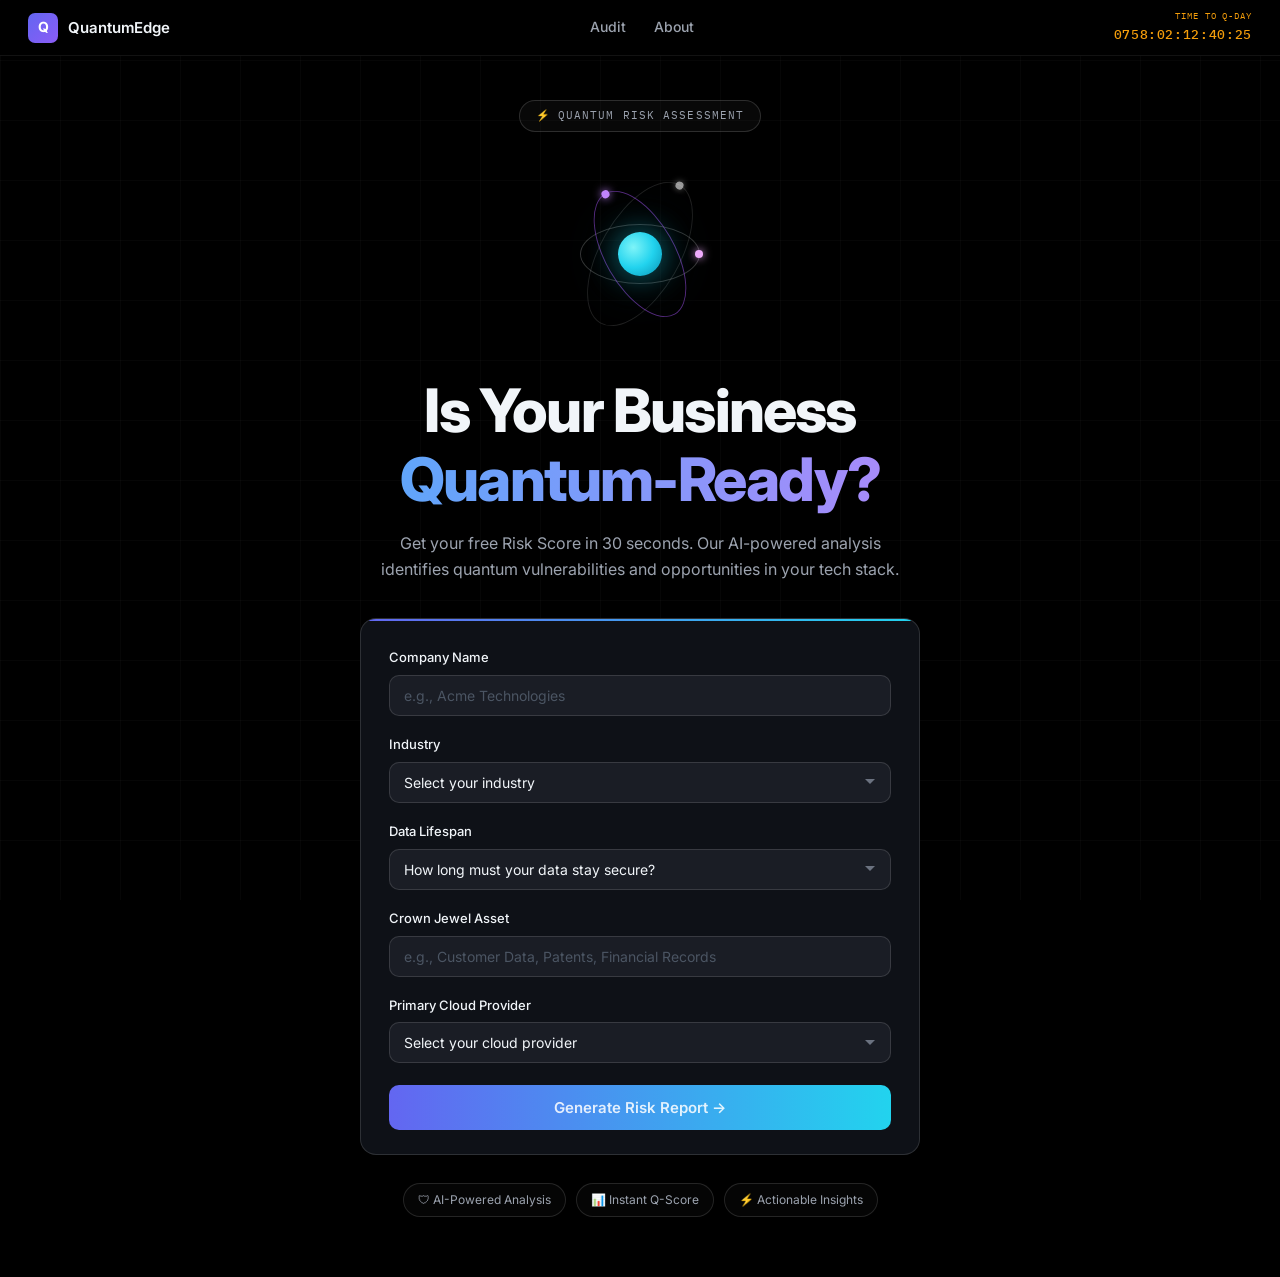
<file: index.html>
<!DOCTYPE html>
<html lang="en">
<head>
<meta charset="UTF-8">
<meta name="viewport" content="width=device-width, initial-scale=1.0">
<title>QuantumEdge — AI Readiness Platform</title>
<link rel="stylesheet" href="style.css">
</head>
<body>

<!-- NAV -->
<nav class="nav">
  <div class="nav-logo">
    <div class="nav-logo-icon">Q</div>
    <span>QuantumEdge</span>
  </div>
  <div class="nav-links">
    <a href="audit.html">Audit</a>
    <a href="#">About</a>
  </div>
  <div class="nav-countdown">
    <div class="countdown-label">TIME TO Q-DAY</div>
    <div class="countdown-timer" id="countdown">0003:10:08:11:21:23</div>
  </div>
</nav>

<!-- HERO -->
<main class="hero">
  <div class="hero-badge">
    <span class="badge-icon">⚡</span>
    QUANTUM RISK ASSESSMENT
  </div>

  <!-- Atom animation -->
  <div class="atom-wrap">
    <div class="atom">
      <div class="nucleus"></div>
      <div class="orbit orbit-1"><div class="electron e1"></div></div>
      <div class="orbit orbit-2"><div class="electron e2"></div></div>
      <div class="orbit orbit-3"><div class="electron e3"></div></div>
    </div>
  </div>

  <h1 class="hero-title">
    Is Your Business<br>
    <span class="hero-gradient">Quantum-Ready?</span>
  </h1>
  <p class="hero-sub">Get your free Risk Score in 30 seconds. Our AI-powered analysis<br>identifies quantum vulnerabilities and opportunities in your tech stack.</p>

  <!-- Assessment Form -->
  <div class="form-card">
    <div class="form-card-bar"></div>

    <div class="form-group">
      <label>Company Name</label>
      <input type="text" id="company" placeholder="e.g., Acme Technologies">
    </div>

    <div class="form-group">
      <label>Industry</label>
      <select id="industry">
        <option value="" disabled selected>Select your industry</option>
        <option>Financial Services</option>
        <option>Healthcare</option>
        <option>Technology</option>
        <option>Government</option>
        <option>Defense</option>
        <option>Energy</option>
        <option>Retail</option>
        <option>Telecommunications</option>
      </select>
    </div>

    <div class="form-group">
      <label>Data Lifespan</label>
      <select id="lifespan">
        <option value="" disabled selected>How long must your data stay secure?</option>
        <option value="short">Less than 5 years</option>
        <option value="medium">5–10 years</option>
        <option value="long">10–25 years</option>
        <option value="vlong">25+ years</option>
      </select>
    </div>

    <div class="form-group">
      <label>Crown Jewel Asset</label>
      <input type="text" id="asset" placeholder="e.g., Customer Data, Patents, Financial Records">
    </div>

    <div class="form-group">
      <label>Primary Cloud Provider</label>
      <select id="cloud">
        <option value="" disabled selected>Select your cloud provider</option>
        <option>AWS</option>
        <option>Google Cloud</option>
        <option>Microsoft Azure</option>
        <option>On-premise</option>
        <option>Hybrid</option>
        <option>Other</option>
      </select>
    </div>

    <button class="btn-generate" onclick="generate()">Generate Risk Report →</button>
  </div>

  <!-- Feature pills -->
  <div class="hero-pills">
    <div class="pill">🛡 AI-Powered Analysis</div>
    <div class="pill">📊 Instant Q-Score</div>
    <div class="pill">⚡ Actionable Insights</div>
  </div>
</main>

<script src="countdown.js"></script>
<script>
function generate() {
  const company = document.getElementById('company').value.trim() || 'Your Company';
  const industry = document.getElementById('industry').value || 'Technology';
  const lifespan = document.getElementById('lifespan').value || 'medium';
  const asset = document.getElementById('asset').value.trim() || 'Customer Data';
  const cloud = document.getElementById('cloud').value || 'AWS';

  const params = new URLSearchParams({ company, industry, lifespan, asset, cloud });
  window.location.href = 'report.html?' + params.toString();
}
</script>
</body>
</html>
</file>
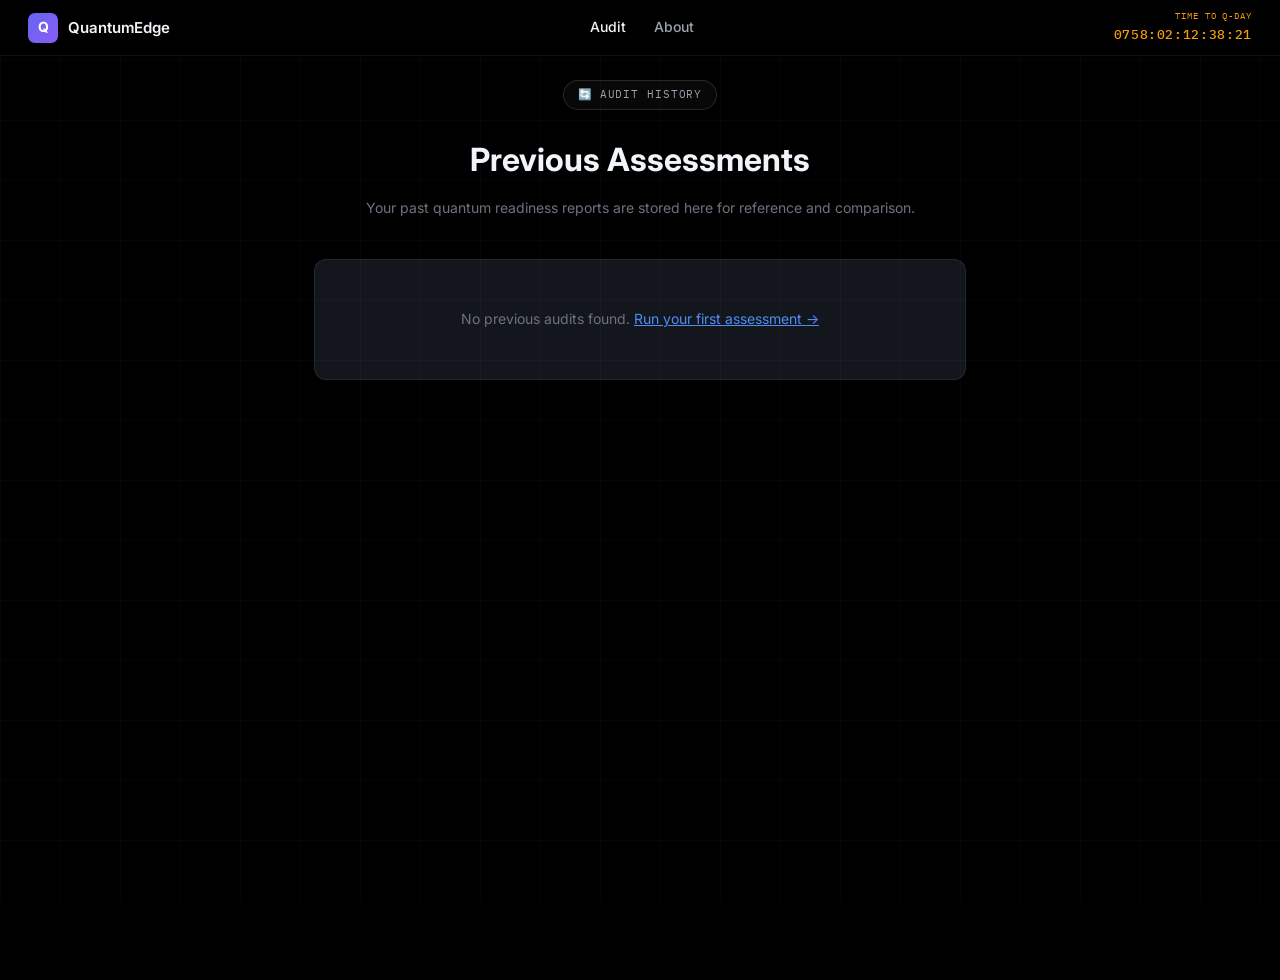
<file: audit.html>
<!DOCTYPE html>
<html lang="en">
<head>
<meta charset="UTF-8">
<meta name="viewport" content="width=device-width, initial-scale=1.0">
<title>QuantumEdge — Audit</title>
<link rel="stylesheet" href="style.css">
</head>
<body>
<nav class="nav">
  <div class="nav-logo">
    <div class="nav-logo-icon">Q</div>
    <span>QuantumEdge</span>
  </div>
  <div class="nav-links">
    <a href="audit.html" class="active">Audit</a>
    <a href="#">About</a>
  </div>
  <div class="nav-countdown">
    <div class="countdown-label">TIME TO Q-DAY</div>
    <div class="countdown-timer" id="countdown">0003:10:08:11:21:23</div>
  </div>
</nav>
<div style="max-width:700px;margin:80px auto;padding:0 24px;text-align:center">
  <div class="report-badge" style="display:inline-flex;margin-bottom:24px"><span>🔄</span> AUDIT HISTORY</div>
  <h1 style="font-size:32px;font-weight:700;margin-bottom:12px">Previous Assessments</h1>
  <p style="color:#6b7280;margin-bottom:40px">Your past quantum readiness reports are stored here for reference and comparison.</p>
  <div style="background:#13161d;border:1px solid rgba(255,255,255,0.07);border-radius:12px;padding:48px;color:#6b7280">
    No previous audits found. <a href="index.html" style="color:#4f8ef7">Run your first assessment →</a>
  </div>
</div>
<script src="countdown.js"></script>
</body>
</html>
</file>
<file: style.css>
@import url('https://fonts.googleapis.com/css2?family=Inter:wght@300;400;500;600;700&family=IBM+Plex+Mono:wght@400;500&display=swap');

*, *::before, *::after { box-sizing: border-box; margin: 0; padding: 0; }

:root {
  --bg: #000000;
  --surface: #111318;
  --surface2: #181b22;
  --border: rgba(255,255,255,0.07);
  --border2: rgba(255,255,255,0.13);
  --text: #f1f5f9;
  --muted: #6b7280;
  --muted2: #9ca3af;
  --accent: #4f8ef7;
  --purple: #a78bfa;
  --orange: #f97316;
  --red: #ef4444;
  --amber: #f59e0b;
  --green: #10b981;
  --mono: 'IBM Plex Mono', monospace;
  --sans: 'Inter', sans-serif;
}

html { scroll-behavior: smooth; }

body {
  background: var(--bg);
  color: var(--text);
  font-family: var(--sans);
  font-size: 14px;
  line-height: 1.6;
  min-height: 100vh;
}

/* Grid background */
body::before {
  content: '';
  position: fixed;
  inset: 0;
  background-image:
    linear-gradient(rgba(255,255,255,0.025) 1px, transparent 1px),
    linear-gradient(90deg, rgba(255,255,255,0.025) 1px, transparent 1px);
  background-size: 60px 60px;
  pointer-events: none;
  z-index: 0;
}

/* NAV */
.nav {
  position: fixed;
  top: 0; left: 0; right: 0;
  z-index: 100;
  display: flex;
  align-items: center;
  padding: 0 28px;
  height: 56px;
  background: rgba(0,0,0,0.85);
  backdrop-filter: blur(12px);
  border-bottom: 1px solid var(--border);
}

.nav-logo {
  display: flex;
  align-items: center;
  gap: 10px;
  font-weight: 600;
  font-size: 15px;
  text-decoration: none;
  color: var(--text);
}

.nav-logo-icon {
  width: 30px;
  height: 30px;
  background: linear-gradient(135deg, #6366f1, #8b5cf6);
  border-radius: 7px;
  display: flex;
  align-items: center;
  justify-content: center;
  font-weight: 700;
  font-size: 14px;
  color: #fff;
}

.nav-links {
  display: flex;
  gap: 28px;
  margin: 0 auto;
}

.nav-links a {
  color: var(--muted2);
  text-decoration: none;
  font-size: 14px;
  font-weight: 500;
  transition: color 0.15s;
}

.nav-links a:hover, .nav-links a.active { color: var(--text); }

.nav-countdown { text-align: right; }

.countdown-label {
  font-family: var(--mono);
  font-size: 9px;
  color: var(--amber);
  letter-spacing: 0.1em;
  margin-bottom: 1px;
}

.countdown-timer {
  font-family: var(--mono);
  font-size: 13px;
  color: var(--amber);
  font-weight: 500;
  letter-spacing: 0.05em;
}

/* HERO */
.hero {
  position: relative;
  z-index: 1;
  min-height: 100vh;
  display: flex;
  flex-direction: column;
  align-items: center;
  padding: 100px 24px 60px;
}

.hero-badge {
  display: inline-flex;
  align-items: center;
  gap: 7px;
  border: 1px solid rgba(255,255,255,0.15);
  border-radius: 999px;
  padding: 6px 16px;
  font-family: var(--mono);
  font-size: 11px;
  letter-spacing: 0.1em;
  color: var(--muted2);
  margin-bottom: 32px;
  background: rgba(255,255,255,0.03);
}

.badge-icon { color: var(--accent); }

/* ATOM */
.atom-wrap {
  width: 180px;
  height: 180px;
  position: relative;
  margin-bottom: 32px;
}

.atom {
  width: 100%;
  height: 100%;
  position: relative;
  display: flex;
  align-items: center;
  justify-content: center;
}

.nucleus {
  width: 44px;
  height: 44px;
  background: radial-gradient(circle at 35% 35%, #7ef4f8, #22d3ee, #0891b2);
  border-radius: 50%;
  box-shadow: 0 0 30px rgba(34,211,238,0.5), 0 0 60px rgba(34,211,238,0.2);
  position: relative;
  z-index: 3;
}

.orbit {
  position: absolute;
  border-radius: 50%;
  border: 1px solid rgba(255,255,255,0.2);
  top: 50%; left: 50%;
  transform: translate(-50%, -50%);
}

.orbit-1 {
  width: 120px; height: 60px;
  animation: spin1 3s linear infinite;
}

.orbit-2 {
  width: 140px; height: 70px;
  border-color: rgba(168,85,247,0.5);
  animation: spin2 4s linear infinite;
  transform: translate(-50%, -50%) rotate(60deg);
}

.orbit-3 {
  width: 160px; height: 80px;
  border-color: rgba(255,255,255,0.12);
  animation: spin3 5s linear infinite;
  transform: translate(-50%, -50%) rotate(-60deg);
}

.electron {
  width: 8px; height: 8px;
  border-radius: 50%;
  position: absolute;
  top: 50%;
  transform: translateY(-50%);
}

.e1 { background: #f0abfc; box-shadow: 0 0 8px #f0abfc; right: -4px; }
.e2 { background: #c084fc; box-shadow: 0 0 8px #c084fc; left: -4px; }
.e3 { background: rgba(255,255,255,0.6); box-shadow: 0 0 6px rgba(255,255,255,0.4); right: -4px; }

@keyframes spin1 { to { transform: translate(-50%, -50%) rotate(360deg); } }
@keyframes spin2 { to { transform: translate(-50%, -50%) rotate(calc(60deg + 360deg)); } }
@keyframes spin3 { to { transform: translate(-50%, -50%) rotate(calc(-60deg + 360deg)); } }

/* HERO TEXT */
.hero-title {
  font-size: clamp(36px, 6vw, 60px);
  font-weight: 800;
  text-align: center;
  line-height: 1.15;
  letter-spacing: -0.03em;
  margin-bottom: 16px;
}

.hero-gradient {
  background: linear-gradient(90deg, #60a5fa, #a78bfa);
  -webkit-background-clip: text;
  -webkit-text-fill-color: transparent;
  background-clip: text;
}

.hero-sub {
  font-size: 16px;
  color: var(--muted2);
  text-align: center;
  line-height: 1.65;
  margin-bottom: 36px;
}

/* FORM CARD */
.form-card {
  width: 100%;
  max-width: 560px;
  background: #0e1117;
  border: 1px solid var(--border2);
  border-radius: 16px;
  padding: 28px 28px 24px;
  position: relative;
  overflow: hidden;
  margin-bottom: 28px;
}

.form-card-bar {
  position: absolute;
  top: 0; left: 0; right: 0;
  height: 2px;
  background: linear-gradient(90deg, #6366f1, #22d3ee);
}

.form-group {
  margin-bottom: 18px;
}

.form-group label {
  display: block;
  font-size: 13px;
  font-weight: 500;
  color: var(--text);
  margin-bottom: 7px;
}

.form-group input,
.form-group select {
  width: 100%;
  background: #1a1d25;
  border: 1px solid var(--border2);
  border-radius: 10px;
  padding: 11px 14px;
  font-family: var(--sans);
  font-size: 14px;
  color: var(--text);
  outline: none;
  transition: border-color 0.15s;
  appearance: none;
  -webkit-appearance: none;
}

.form-group select {
  background-image: url("data:image/svg+xml,%3Csvg xmlns='http://www.w3.org/2000/svg' width='12' height='12' viewBox='0 0 12 12'%3E%3Cpath fill='%236b7280' d='M6 8L1 3h10z'/%3E%3C/svg%3E");
  background-repeat: no-repeat;
  background-position: right 14px center;
  padding-right: 36px;
  cursor: pointer;
}

.form-group input::placeholder { color: #4b5563; }
.form-group select option { background: #1a1d25; }

.form-group input:focus,
.form-group select:focus {
  border-color: rgba(99,102,241,0.5);
}

.btn-generate {
  width: 100%;
  padding: 13px;
  background: linear-gradient(90deg, #6366f1, #22d3ee);
  border: none;
  border-radius: 10px;
  font-family: var(--sans);
  font-size: 15px;
  font-weight: 600;
  color: rgba(255,255,255,0.85);
  cursor: pointer;
  transition: opacity 0.15s, transform 0.1s;
  margin-top: 4px;
}

.btn-generate:hover { opacity: 0.9; transform: translateY(-1px); }
.btn-generate:active { transform: translateY(0); }

.hero-pills {
  display: flex;
  gap: 10px;
  flex-wrap: wrap;
  justify-content: center;
}

.pill {
  border: 1px solid var(--border2);
  border-radius: 999px;
  padding: 6px 14px;
  font-size: 12px;
  color: var(--muted2);
  background: rgba(255,255,255,0.02);
}

/* REPORT */
.report-body { background: #050709; }

.report-container {
  position: relative;
  z-index: 1;
  max-width: 1200px;
  margin: 0 auto;
  padding: 80px 28px 60px;
}

.back-link {
  display: inline-flex;
  align-items: center;
  gap: 6px;
  color: var(--muted2);
  text-decoration: none;
  font-size: 13px;
  margin-bottom: 20px;
  transition: color 0.15s;
}

.back-link:hover { color: var(--text); }

.report-badge {
  display: inline-flex;
  align-items: center;
  gap: 7px;
  border: 1px solid var(--border2);
  border-radius: 999px;
  padding: 5px 14px;
  font-family: var(--mono);
  font-size: 11px;
  letter-spacing: 0.08em;
  color: var(--muted2);
  background: rgba(255,255,255,0.03);
  margin-bottom: 12px;
}

.report-header {
  display: flex;
  justify-content: space-between;
  align-items: flex-start;
  gap: 40px;
  margin-bottom: 28px;
}

.report-title {
  font-size: clamp(24px, 4vw, 38px);
  font-weight: 800;
  letter-spacing: -0.02em;
  line-height: 1.2;
}

.risk-label { color: var(--red); }
.risk-label.moderate { color: var(--amber); }
.risk-label.low { color: var(--green); }

.report-summary {
  max-width: 380px;
  font-size: 13.5px;
  color: var(--muted2);
  line-height: 1.65;
  flex-shrink: 0;
}

/* METRIC GRID */
.metric-grid {
  display: grid;
  grid-template-columns: 280px 1fr;
  gap: 12px;
  margin-bottom: 12px;
}

.metric-card {
  background: var(--surface);
  border: 1px solid var(--border);
  border-radius: 12px;
  padding: 20px;
}

.gauge-card {
  display: flex;
  flex-direction: column;
  align-items: center;
  justify-content: center;
  position: relative;
  padding: 24px 20px 16px;
}

.gauge-center {
  position: absolute;
  top: 50%;
  left: 50%;
  transform: translate(-50%, -62%);
  text-align: center;
  pointer-events: none;
}

.gauge-score {
  font-family: var(--mono);
  font-size: 40px;
  font-weight: 600;
  color: var(--red);
  line-height: 1;
}

.gauge-label {
  font-family: var(--mono);
  font-size: 10px;
  color: var(--muted);
  letter-spacing: 0.1em;
  margin-top: 2px;
}

.gauge-sub {
  font-size: 11px;
  color: var(--muted);
  text-align: center;
  margin-top: 8px;
}

.metric-right-col {
  display: grid;
  grid-template-columns: 1fr 1fr;
  gap: 12px;
}

.metric-right-col .metric-card:last-child {
  grid-column: span 2;
}

.metric-card-label {
  font-family: var(--mono);
  font-size: 10px;
  letter-spacing: 0.1em;
  color: var(--muted);
  margin-bottom: 10px;
  display: flex;
  align-items: center;
  gap: 6px;
}

.metric-icon { font-size: 14px; }

.metric-big {
  font-size: 32px;
  font-weight: 700;
  color: var(--text);
  letter-spacing: -0.02em;
  line-height: 1;
  margin-bottom: 8px;
}

.metric-desc {
  font-size: 12.5px;
  color: var(--muted2);
  line-height: 1.55;
}

/* CHARTS */
.charts-row {
  display: grid;
  grid-template-columns: 1fr 1fr;
  gap: 12px;
  margin-bottom: 12px;
}

.chart-card {
  background: var(--surface);
  border: 1px solid var(--border);
  border-radius: 12px;
  padding: 20px;
}

.chart-card-label {
  font-family: var(--mono);
  font-size: 10px;
  letter-spacing: 0.1em;
  color: var(--muted);
  margin-bottom: 12px;
  display: flex;
  align-items: center;
  gap: 7px;
}

.chart-hint {
  font-size: 12px;
  color: var(--muted);
  margin-bottom: 12px;
}

.radar-wrap {
  max-width: 280px;
  margin: 0 auto;
}

/* Drill card */
.drill-card {
  background: var(--surface2);
  border: 1px solid var(--border2);
  border-radius: 10px;
  padding: 16px;
  margin-top: 14px;
  animation: fadeIn 0.2s ease;
}

@keyframes fadeIn { from { opacity: 0; transform: translateY(4px); } to { opacity: 1; transform: none; } }

.drill-header {
  display: flex;
  justify-content: space-between;
  align-items: center;
  margin-bottom: 10px;
  font-size: 14px;
  font-weight: 600;
  color: var(--text);
}

.drill-close {
  cursor: pointer;
  color: var(--muted);
  font-size: 18px;
  line-height: 1;
  transition: color 0.15s;
}

.drill-close:hover { color: var(--text); }

.drill-score-row {
  display: flex;
  align-items: baseline;
  gap: 10px;
  margin-bottom: 8px;
}

.drill-score {
  font-family: var(--mono);
  font-size: 32px;
  font-weight: 600;
  color: var(--red);
}

.drill-severity {
  font-family: var(--mono);
  font-size: 10px;
  color: var(--muted);
  letter-spacing: 0.1em;
}

.drill-desc { font-size: 13px; color: var(--muted2); line-height: 1.55; }

/* FINDINGS */
.findings-row {
  display: grid;
  grid-template-columns: 1fr 1fr;
  gap: 12px;
  margin-bottom: 12px;
}

.findings-card {
  background: var(--surface);
  border: 1px solid var(--border);
  border-radius: 12px;
  padding: 20px;
}

.findings-header {
  font-family: var(--mono);
  font-size: 11px;
  letter-spacing: 0.1em;
  color: var(--muted);
  margin-bottom: 14px;
  display: flex;
  align-items: center;
  gap: 7px;
}

.filter-pills {
  display: flex;
  gap: 6px;
  flex-wrap: wrap;
  margin-bottom: 16px;
}

.fpill {
  padding: 4px 12px;
  border-radius: 999px;
  border: 1px solid var(--border2);
  background: transparent;
  color: var(--muted2);
  font-size: 12px;
  font-family: var(--sans);
  cursor: pointer;
  transition: all 0.15s;
}

.fpill:hover { border-color: rgba(255,255,255,0.25); color: var(--text); }

.fpill.active {
  background: #6366f1;
  border-color: #6366f1;
  color: #fff;
}

.findings-list { display: flex; flex-direction: column; gap: 10px; }

.finding-item {
  background: var(--surface2);
  border: 1px solid var(--border);
  border-radius: 9px;
  padding: 14px 16px;
  display: flex;
  gap: 10px;
  align-items: flex-start;
  transition: border-color 0.15s;
}

.finding-item:hover { border-color: var(--border2); }

.finding-dot {
  width: 9px; height: 9px;
  border-radius: 50%;
  margin-top: 4px;
  flex-shrink: 0;
}

.dot-critical { background: var(--red); box-shadow: 0 0 6px var(--red); }
.dot-high { background: var(--orange); box-shadow: 0 0 6px var(--orange); }
.dot-moderate { background: var(--amber); box-shadow: 0 0 6px var(--amber); }
.dot-low { background: var(--green); box-shadow: 0 0 6px var(--green); }

.finding-item-title {
  font-size: 13px;
  font-weight: 600;
  color: var(--text);
  margin-bottom: 4px;
}

.finding-item-desc {
  font-size: 12px;
  color: var(--muted2);
  line-height: 1.5;
}

/* Recommendation items */
.rec-item {
  background: var(--surface2);
  border: 1px solid var(--border);
  border-radius: 9px;
  padding: 14px 16px;
  transition: border-color 0.15s;
}

.rec-item:hover { border-color: var(--border2); }

.rec-header {
  display: flex;
  justify-content: space-between;
  align-items: flex-start;
  gap: 10px;
  margin-bottom: 7px;
}

.rec-title {
  font-size: 13px;
  font-weight: 600;
  color: var(--text);
}

.rec-badge {
  font-family: var(--mono);
  font-size: 10px;
  padding: 2px 7px;
  border-radius: 4px;
  font-weight: 500;
  flex-shrink: 0;
}

.badge-critical { background: rgba(239,68,68,0.15); color: var(--red); }
.badge-high { background: rgba(249,115,22,0.15); color: var(--orange); }
.badge-medium { background: rgba(245,158,11,0.15); color: var(--amber); }
.badge-low { background: rgba(16,185,129,0.15); color: var(--green); }

.rec-desc {
  font-size: 12px;
  color: var(--muted2);
  line-height: 1.5;
  margin-bottom: 6px;
}

.rec-timeline {
  font-size: 12px;
  color: var(--accent);
  font-weight: 500;
}

/* ASK */
.ask-card {
  background: var(--surface);
  border: 1px solid var(--border);
  border-radius: 12px;
  padding: 24px;
}

.ask-header {
  font-family: var(--mono);
  font-size: 11px;
  letter-spacing: 0.1em;
  color: var(--muted);
  margin-bottom: 6px;
  display: flex;
  align-items: center;
  gap: 8px;
}

.ask-sub {
  font-size: 13px;
  color: var(--muted2);
  margin-bottom: 16px;
}

.ask-row {
  display: flex;
  gap: 10px;
}

.ask-input {
  flex: 1;
  background: #0a0c12;
  border: 1px solid var(--border2);
  border-radius: 10px;
  padding: 11px 16px;
  font-family: var(--sans);
  font-size: 14px;
  color: var(--text);
  outline: none;
  transition: border-color 0.15s;
}

.ask-input::placeholder { color: #4b5563; }
.ask-input:focus { border-color: rgba(99,102,241,0.5); }

.ask-btn {
  padding: 11px 22px;
  background: linear-gradient(135deg, #6366f1, #8b5cf6);
  border: none;
  border-radius: 10px;
  color: #fff;
  font-size: 14px;
  font-family: var(--sans);
  font-weight: 500;
  cursor: pointer;
  transition: opacity 0.15s;
  white-space: nowrap;
}

.ask-btn:hover { opacity: 0.88; }

#ask-response {
  margin-top: 14px;
  font-size: 13.5px;
  color: var(--muted2);
  line-height: 1.65;
}

.ask-answer {
  background: var(--surface2);
  border: 1px solid var(--border2);
  border-radius: 9px;
  padding: 14px 16px;
  animation: fadeIn 0.25s ease;
}

/* Responsive */
@media (max-width: 900px) {
  .metric-grid { grid-template-columns: 1fr; }
  .charts-row { grid-template-columns: 1fr; }
  .findings-row { grid-template-columns: 1fr; }
  .report-header { flex-direction: column; gap: 16px; }
  .report-summary { max-width: 100%; }
  .metric-right-col { grid-template-columns: 1fr; }
  .metric-right-col .metric-card:last-child { grid-column: span 1; }
}
</file>
